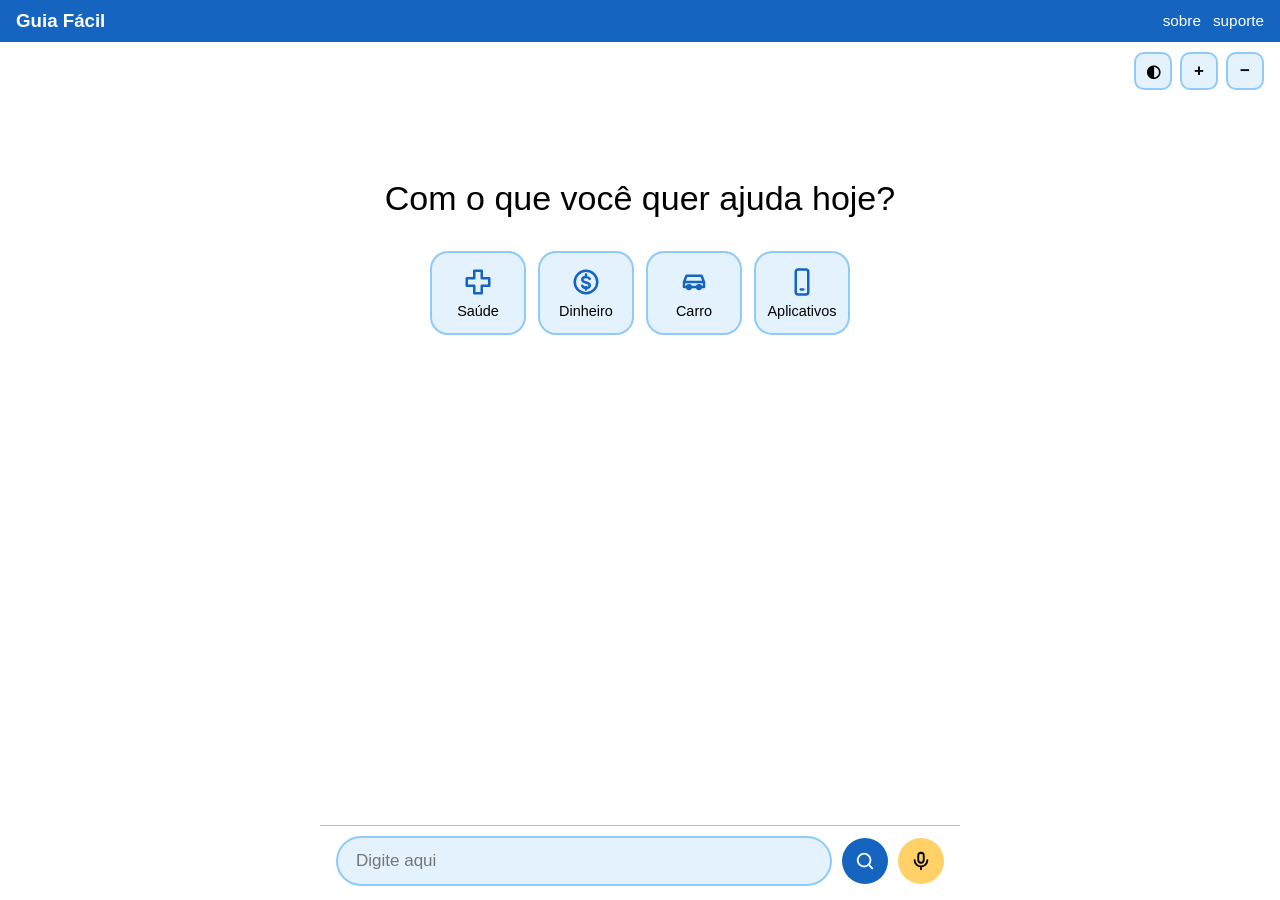
<file: index.html>
<!DOCTYPE html>
<html lang="pt-BR">
<head>
  <meta charset="utf-8">
  <meta name="viewport" content="width=device-width, initial-scale=1">
  <title>Guia Fácil</title>
  <link rel="stylesheet" href="style.css">
</head>
<body>

  <header class="topo">
    <strong>Guia Fácil</strong>
    <a href="#">sobre</a>
    <a href="#">suporte</a>
  </header>

  <div class="ferramentas">
    <button id="btn-contraste" aria-label="Modo escuro">◐</button>
    <button id="btn-aumentar" aria-label="Aumentar letra">+</button>
    <button id="btn-diminuir" aria-label="Diminuir letra">−</button>
  </div>

  <main>

    <section id="tela-home" class="tela ativa">
      <h1>Com o que você quer ajuda hoje?</h1>
      <div id="categorias" class="categorias"></div>
      <ul id="perguntas" class="perguntas"></ul>
    </section>

    <section id="tela-chat" class="tela">
      <button id="btn-voltar" class="voltar">← Voltar ao início</button>
      <div id="conversa"></div>
    </section>

  </main>

  <div class="barra">
    <input id="busca" type="text" placeholder="Digite aqui" aria-label="Digite aqui">
<!-- aria label é p leitor -->
    <button id="btn-buscar" aria-label="Buscar">
      <svg viewBox="0 0 24 24"><circle cx="11" cy="11" r="7"/><path d="M20 20l-4-4"/></svg>
    </button>

    <button class="mic" aria-label="Microfone">
      <svg viewBox="0 0 24 24"><rect x="9" y="3" width="6" height="11" rx="3"/><path d="M5 11a7 7 0 0014 0M12 18v3"/></svg>
    </button>
  </div>

  <script src="script.js"></script>
</body>
</html>
</file>
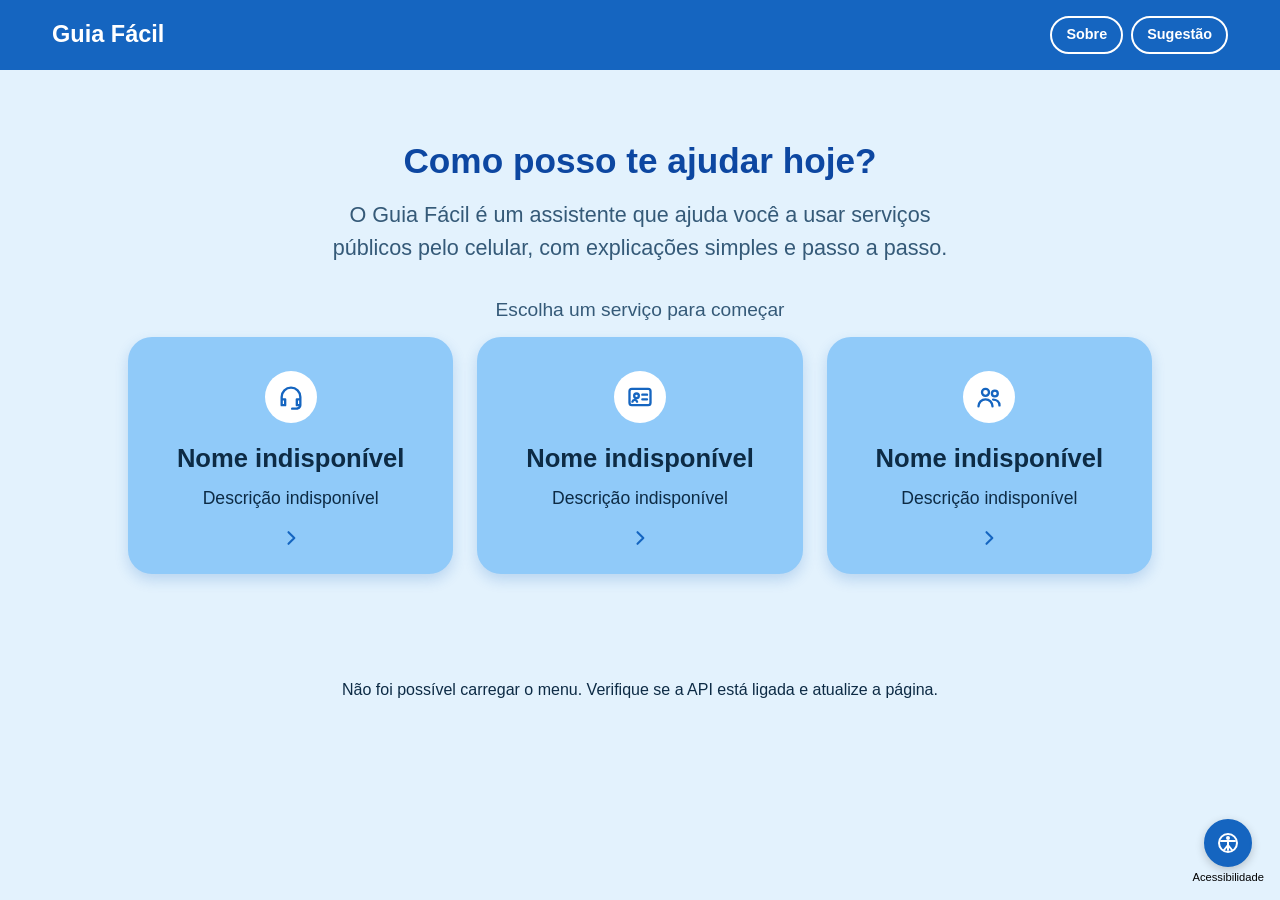
<file: frontend/index.html>
<!DOCTYPE html>
<html lang="pt-BR">
<head>
  <meta charset="utf-8">
  <meta name="viewport" content="width=device-width, initial-scale=1">
  <title>Guia Fácil</title>
  <link href="https://cdn.jsdelivr.net/npm/bootstrap@5.3.3/dist/css/bootstrap.min.css" rel="stylesheet">
  <link rel="stylesheet" href="css/style.css?v=74">
  <link rel="stylesheet" href="css/global.css?v=61">
  <link rel="stylesheet" href="css/accessibility.css?v=72">
  <script src="js/accessibility.js?v=61" defer></script>
</head>
<body>

  <a class="pular" href="#conteudo">Pular para o conteúdo</a>

  <header class="topo navbar">
    <div class="container-fluid d-flex justify-content-between align-items-center">
      <a href="index.html" class="inicio"><strong>Guia Fácil</strong></a>
      <div class="menu-topo">
        <a href="sobre.html" class="sobre">Sobre</a>
        <a href="sugestoes.html" class="sobre">Sugestão</a>
      </div>
    </div>
  </header>

  <main id="conteudo" class="tela container">
    <h1>Como posso te ajudar hoje?</h1>

    <p class="descricao">
    O Guia Fácil é um assistente que ajuda você a usar serviços públicos pelo celular,
    com explicações simples e passo a passo.
    </p>

    <p class="subtitulo text-center">Escolha um serviço para começar</p>

    <div class="servicos">
      <a href="conversa.html#atende" class="cartao card text-decoration-none">
        <span class="icone" aria-hidden="true">
          <svg aria-hidden="true" viewBox="0 0 24 24"><path d="M4 14v-2a8 8 0 0116 0v2M4 14h3v5H4zM17 14h3v5h-3zM20 19c0 2-2 3-5 3h-2"/></svg>
        </span>
        <span class="texto">
          <strong id="nome-atende">Carregando...</strong>
          <small id="descricao-atende">Carregando...</small>
        </span>
        <span class="sem-leitura" aria-hidden="true"><svg class="seta" viewBox="0 0 24 24"><path d="M9 5l7 7-7 7"/></svg></span>
      </a>

      <a href="conversa.html#meu-inss" class="cartao card text-decoration-none">
        <span class="icone" aria-hidden="true">
          <svg aria-hidden="true" viewBox="0 0 24 24"><rect x="3" y="5" width="18" height="14" rx="2"/><circle cx="9" cy="11" r="2"/><path d="M5.5 16c.5-2 3.5-2 4 0M14 10h4M14 14h4"/></svg>
        </span>
        <span class="texto">
          <strong id="nome-inss">Carregando...</strong>
          <small id="descricao-inss">Carregando...</small>
        </span>
        <span class="sem-leitura" aria-hidden="true"><svg class="seta" viewBox="0 0 24 24"><path d="M9 5l7 7-7 7"/></svg></span>
      </a>

      <a href="conversa.html#cadunico" class="cartao card text-decoration-none">
        <span class="icone" aria-hidden="true">
          <svg aria-hidden="true" viewBox="0 0 24 24"><circle cx="9" cy="8" r="3"/><circle cx="17" cy="9" r="2.5"/><path d="M3 20c0-3.5 2.7-6 6-6s6 2.5 6 6M15.5 14.2c3 0 5.5 2 5.5 5"/></svg>
        </span>
        <span class="texto">
          <strong id="nome-cadunico">Carregando...</strong>
          <small id="descricao-cadunico">Carregando...</small>
        </span>
        <span class="sem-leitura" aria-hidden="true"><svg class="seta" viewBox="0 0 24 24"><path d="M9 5l7 7-7 7"/></svg></span>
      </a>
    </div>
  </main>

  <p id="preferences-status" class="preferences-status" role="status"></p>
  <p id="erro-menu" role="status" style="text-align: center;"></p>

  <div vw class="enabled">
    <div class="accessibility-widget">
      <div id="accessibility-options" class="accessibility-options" hidden>
        <div class="accessibility-item">
          <button type="button" data-action="decrease-font">
            <span class="bola" aria-hidden="true"><svg viewBox="0 0 24 24"><path d="M3 19l5-13 5 13M5 14h6M17 9h5"/></svg></span>
            Diminuir letra
          </button>
        </div>
        <div class="accessibility-item">
          <button type="button" data-action="increase-font">
            <span class="bola" aria-hidden="true"><svg viewBox="0 0 24 24"><path d="M3 19l5-13 5 13M5 14h6M19.5 6.5v5M17 9h5"/></svg></span>
            Aumentar letra
          </button>
        </div>
        <div class="accessibility-item">
          <button type="button" data-action="toggle-theme">
            <span class="bola" aria-hidden="true"><svg viewBox="0 0 24 24"><path d="M20 14.5A8 8 0 019.5 4a8 8 0 1010.5 10.5z"/></svg></span>
            <span id="theme-description">Ativar modo escuro</span>
          </button>
        </div>
        <div class="accessibility-item">
          <button type="button" data-action="open-libras">
            <span class="bola" aria-hidden="true"><svg viewBox="0 0 32 26"><path d="M4 16V9a1.3 1.3 0 0 1 2.6 0v4V6a1.3 1.3 0 0 1 2.6 0v7V7.5a1.3 1.3 0 0 1 2.6 0V13V10a1.3 1.3 0 0 1 2.6 0v7a5 5 0 0 1-5 5h-.6a5 5 0 0 1-4.3-2.5l-1.2-2A1.3 1.3 0 0 1 4 16z"/><path d="M4 16V9a1.3 1.3 0 0 1 2.6 0v4V6a1.3 1.3 0 0 1 2.6 0v7V7.5a1.3 1.3 0 0 1 2.6 0V13V10a1.3 1.3 0 0 1 2.6 0v7a5 5 0 0 1-5 5h-.6a5 5 0 0 1-4.3-2.5l-1.2-2A1.3 1.3 0 0 1 4 16z" transform="translate(32 0) scale(-1 1)"/></svg></span>
            Traduzir para Libras
          </button>
        </div>
      </div>
      <button type="button" class="accessibility-toggle" data-action="toggle-accessibility" aria-expanded="false" aria-controls="accessibility-options">
        <span class="bola" aria-hidden="true"><svg viewBox="0 0 24 24"><circle cx="12" cy="12" r="9"/><circle cx="12" cy="7" r="1"/><path d="M5 10h14M12 10v9m0-5-4 5m4-5 4 5"/></svg></span>
        <span>Acessibilidade</span>
      </button>
    </div>
    <div vw-access-button class="active"></div>
    <div vw-plugin-wrapper aria-hidden="true">
      <div class="vw-plugin-top-wrapper"></div>
    </div>
  </div>
  <script src="https://vlibras.gov.br/app/vlibras-plugin.js"></script>
  <script>
    new window.VLibras.Widget('https://vlibras.gov.br/app');
  </script>

  <script src="js/menu.js?v=64"></script>
  <script src="https://cdn.jsdelivr.net/npm/bootstrap@5.3.3/dist/js/bootstrap.bundle.min.js"></script>

</body>
</html>
</file>
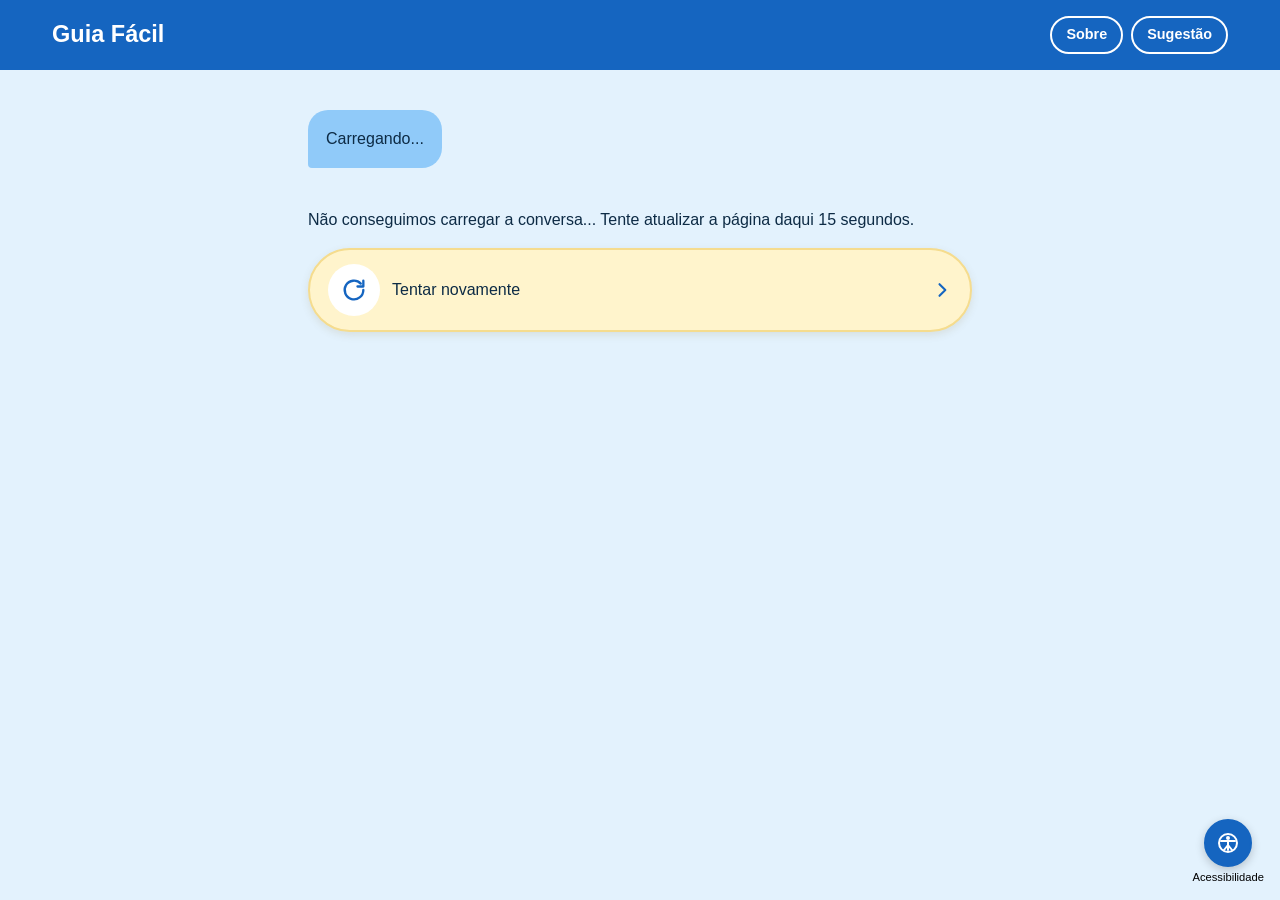
<file: frontend/conversa.html>
<!DOCTYPE html>
<html lang="pt-BR">
<head>
  <meta charset="utf-8">
  <meta name="viewport" content="width=device-width, initial-scale=1">
  <title>Guia Fácil - Conversa</title>
  <link href="https://cdn.jsdelivr.net/npm/bootstrap@5.3.3/dist/css/bootstrap.min.css" rel="stylesheet">
  <link rel="stylesheet" href="css/style.css?v=74">
  <link rel="stylesheet" href="css/global.css?v=61">
  <link rel="stylesheet" href="css/accessibility.css?v=72">
  <script src="js/accessibility.js?v=61" defer></script>
  <link rel="stylesheet" href="css/chatbot.css?v=67">
  <script src="js/chatbot-media.js?v=63" defer></script>
  <script src="js/chatbot.js?v=75" defer></script>

</head>
<body>

  <a class="pular" href="#chatbot">Pular para o conteúdo</a>

  <header class="topo navbar">
    <div class="container-fluid d-flex justify-content-between align-items-center">
      <a href="index.html" class="inicio"><strong>Guia Fácil</strong></a>
      <div class="menu-topo">
        <a href="sobre.html" class="sobre">Sobre</a>
        <a href="sugestoes.html" class="sobre">Sugestão</a>
      </div>
    </div>
  </header>

  <main class="tela container" id="chatbot" data-service="atende">
    <div id="chatbot-aviso" class="balao aviso" hidden>
      <span class="icone" aria-hidden="true"><svg aria-hidden="true" viewBox="0 0 24 24"><path d="M12 3l10 18H2z"/><path d="M12 10v5M12 18v.01"/></svg></span>
      <span>Sua mensagem vai para a equipe do Guia Fácil. Não há resposta na hora.</span>
    </div>
    <div id="chatbot-message" tabindex="-1" aria-live="polite">
      <div class="balao">Carregando...</div>
    </div>
    <div id="chatbot-media"></div>

    <form id="chatbot-form" hidden>
      <div id="score-field" hidden>
        <p id="chatbot-score-aviso" role="status" hidden></p>
        <div id="chatbot-score-stars" role="group" aria-label="Sua nota para o tutorial">
          <span id="chatbot-score-value" aria-live="polite">0%</span>
          <span>
            <button type="button" data-score="1" aria-pressed="false" aria-label="1 estrela"><span aria-hidden="true">☆</span></button>
            <button type="button" data-score="2" aria-pressed="false" aria-label="2 estrelas"><span aria-hidden="true">☆</span></button>
            <button type="button" data-score="3" aria-pressed="false" aria-label="3 estrelas"><span aria-hidden="true">☆</span></button>
            <button type="button" data-score="4" aria-pressed="false" aria-label="4 estrelas"><span aria-hidden="true">☆</span></button>
            <button type="button" data-score="5" aria-pressed="false" aria-label="5 estrelas"><span aria-hidden="true">☆</span></button>
          </span>
        </div>
      </div>
      <div id="comment-field" hidden>
        <label id="rotulo-comentario" for="chatbot-comment">Sua mensagem</label>
        <textarea id="chatbot-comment" class="caixa-texto" maxlength="2000"></textarea>
        <p class="contador" id="chatbot-counter">0 / 2000 caracteres</p>
      </div>
    </form>

    <div id="chatbot-options"></div>
    <p id="chatbot-status" role="status" aria-live="polite"></p>
    <button type="button" id="chatbot-retry" class="opcao" hidden>Tentar novamente</button>
  </main>

  <div id="confirmacao" class="modal">
    <div class="modal-caixa">
      <div class="modal-icone" id="icone-sugestao" hidden>
        <svg aria-hidden="true" viewBox="0 0 24 24"><path d="M9 18h6M10 21h4"/><path d="M12 3a6 6 0 0 0-3 11c.6.8 1 1.5 1 2h4c0-.5.4-1.2 1-2a6 6 0 0 0-3-11z"/></svg>
      </div>
      <div class="modal-icone" id="icone-reclamacao" hidden>
        <svg aria-hidden="true" viewBox="0 0 24 24"><circle cx="12" cy="12" r="9"/><path d="M12 8v5M12 16.5v.01"/></svg>
      </div>
      <div class="modal-icone" id="icone-elogio" hidden>
        <svg aria-hidden="true" viewBox="0 0 24 24"><path d="M12 20s-7-4.4-7-9a4 4 0 0 1 7-2 4 4 0 0 1 7 2c0 4.6-7 9-7 9z"/></svg>
      </div>
      <div class="modal-icone" id="icone-avaliacao" hidden>
        <svg aria-hidden="true" viewBox="0 0 24 24"><path d="M12 3.5l2.4 5 5.5.8-4 3.9.9 5.5L12 16.2 7.2 18.7l.9-5.5-4-3.9 5.5-.8z"/></svg>
      </div>
      <h2 id="confirmacao-titulo">Deseja enviar?</h2>
      <p id="confirmacao-texto">Você poderá voltar e alterar o texto antes de enviar.</p>
      <button type="button" id="confirmar-voltar" class="botao secundario">Voltar e editar</button>
      <button type="button" id="confirmar-enviar" class="opcao">Sim, enviar</button>
    </div>
  </div>

  <p id="preferences-status" class="preferences-status" role="status"></p>

<div vw class="enabled">
  <div class="accessibility-widget">
    <div id="accessibility-options" class="accessibility-options" hidden>
      <div class="accessibility-item">
        <button type="button" data-action="decrease-font"><span class="bola" aria-hidden="true"><svg viewBox="0 0 24 24"><path d="M3 19l5-13 5 13M5 14h6M17 9h5"/></svg></span>Diminuir letra</button>
      </div>
      <div class="accessibility-item">
        <button type="button" data-action="increase-font"><span class="bola" aria-hidden="true"><svg viewBox="0 0 24 24"><path d="M3 19l5-13 5 13M5 14h6M19.5 6.5v5M17 9h5"/></svg></span>Aumentar letra</button>
      </div>
      <div class="accessibility-item">
        <button type="button" data-action="toggle-theme"><span class="bola" aria-hidden="true"><svg viewBox="0 0 24 24"><path d="M20 14.5A8 8 0 019.5 4a8 8 0 1010.5 10.5z"/></svg></span><span id="theme-description">Ativar modo escuro</span></button>
      </div>
      <div class="accessibility-item">
        <button type="button" class="libras-option" data-action="open-libras"><span class="bola" aria-hidden="true"><svg viewBox="0 0 32 26"><path d="M4 16V9a1.3 1.3 0 0 1 2.6 0v4V6a1.3 1.3 0 0 1 2.6 0v7V7.5a1.3 1.3 0 0 1 2.6 0V13V10a1.3 1.3 0 0 1 2.6 0v7a5 5 0 0 1-5 5h-.6a5 5 0 0 1-4.3-2.5l-1.2-2A1.3 1.3 0 0 1 4 16z"/><path d="M4 16V9a1.3 1.3 0 0 1 2.6 0v4V6a1.3 1.3 0 0 1 2.6 0v7V7.5a1.3 1.3 0 0 1 2.6 0V13V10a1.3 1.3 0 0 1 2.6 0v7a5 5 0 0 1-5 5h-.6a5 5 0 0 1-4.3-2.5l-1.2-2A1.3 1.3 0 0 1 4 16z" transform="translate(32 0) scale(-1 1)"/></svg></span>Traduzir para Libras</button>
      </div>
    </div>
    <button type="button" class="accessibility-toggle" data-action="toggle-accessibility" aria-expanded="false" aria-controls="accessibility-options">
      <span class="bola" aria-hidden="true"><svg viewBox="0 0 24 24"><circle cx="12" cy="12" r="9"/><circle cx="12" cy="7" r="1"/><path d="M5 10h14M12 10v9m0-5-4 5m4-5 4 5"/></svg></span>
      <span>Acessibilidade</span>
    </button>
  </div>
    <div vw-access-button class="active" style="display: none !important;"></div>
    <div vw-plugin-wrapper aria-hidden="true">
    <div class="vw-plugin-top-wrapper"></div>
  </div>
  </div>
<script src="https://vlibras.gov.br/app/vlibras-plugin.js"></script>
<script>
  new window.VLibras.Widget('https://vlibras.gov.br/app');
</script>
  <script src="https://cdn.jsdelivr.net/npm/bootstrap@5.3.3/dist/js/bootstrap.bundle.min.js"></script>

</body>
</html>
</file>
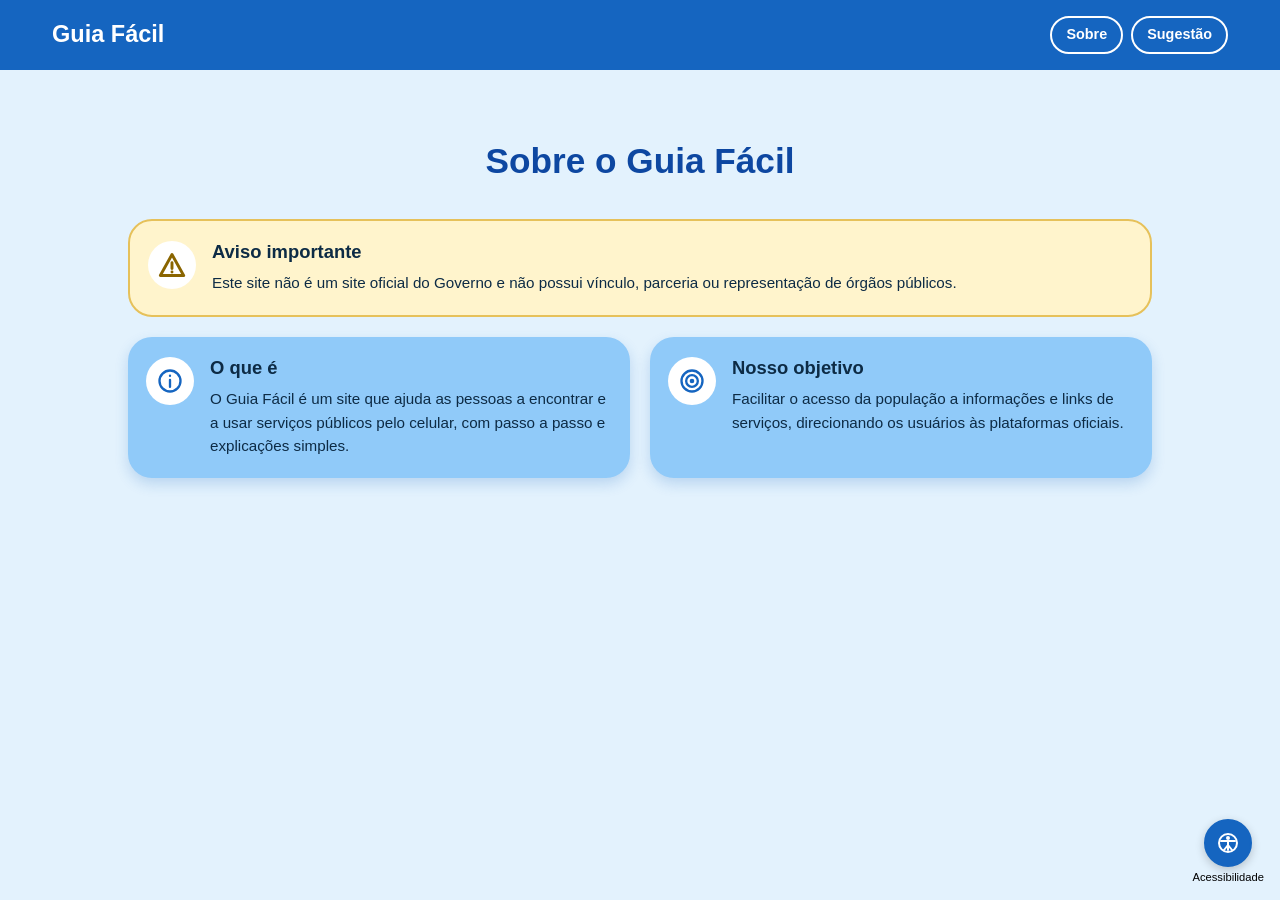
<file: frontend/sobre.html>
<!DOCTYPE html>
<html lang="pt-BR">
<head>
  <meta charset="utf-8">
  <meta name="viewport" content="width=device-width, initial-scale=1">
  <title>Guia Fácil - Sobre</title>
  <link href="https://cdn.jsdelivr.net/npm/bootstrap@5.3.3/dist/css/bootstrap.min.css" rel="stylesheet">
  <link rel="stylesheet" href="css/style.css?v=74">
  <link rel="stylesheet" href="css/global.css?v=61">
  <link rel="stylesheet" href="css/accessibility.css?v=72">
  <script src="js/accessibility.js?v=61" defer></script>
</head>
<body>

  <a class="pular" href="#conteudo">Pular para o conteúdo</a>

  <header class="topo navbar">
    <div class="container-fluid d-flex justify-content-between align-items-center">
      <a href="index.html" class="inicio"><strong>Guia Fácil</strong></a>
      <div class="menu-topo">
        <a href="sobre.html" class="sobre">Sobre</a>
        <a href="sugestoes.html" class="sobre">Sugestão</a>
      </div>
    </div>
  </header>

  <main id="conteudo" class="tela container">
    <h1>Sobre o Guia Fácil</h1>

    <section class="info aviso card">
      <span class="icone" aria-hidden="true">
        <svg aria-hidden="true" viewBox="0 0 24 24"><path d="M12 3l10 18H2z"/><path d="M12 10v5M12 18v.01"/></svg>
      </span>
      <div>
        <h2>Aviso importante</h2>
        <p>
          Este site não é um site oficial do Governo e não possui vínculo, parceria
          ou representação de órgãos públicos.
        </p>
      </div>
    </section>

    <section class="info card">
      <span class="icone" aria-hidden="true">
        <svg aria-hidden="true" viewBox="0 0 24 24"><circle cx="12" cy="12" r="9"/><path d="M12 11v6M12 7.5v.01"/></svg>
      </span>
      <div>
        <h2>O que é</h2>
        <p>
          O Guia Fácil é um site que ajuda as pessoas a encontrar e a usar serviços
          públicos pelo celular, com passo a passo e explicações simples.
        </p>
      </div>
    </section>

    <section class="info card">
      <span class="icone" aria-hidden="true">
        <svg aria-hidden="true" viewBox="0 0 24 24"><circle cx="12" cy="12" r="9"/><circle cx="12" cy="12" r="5"/><circle cx="12" cy="12" r="1"/></svg>
      </span>
      <div>
        <h2>Nosso objetivo</h2>
        <p>
          Facilitar o acesso da população a informações e links de serviços,
          direcionando os usuários às plataformas oficiais.
        </p>
      </div>
    </section>
  </main>

  <p id="preferences-status" class="preferences-status" role="status"></p>

<div vw class="enabled">
  <div class="accessibility-widget">
    <div id="accessibility-options" class="accessibility-options" hidden>
      <div class="accessibility-item">
        <button type="button" data-action="decrease-font"><span class="bola" aria-hidden="true"><svg viewBox="0 0 24 24"><path d="M3 19l5-13 5 13M5 14h6M17 9h5"/></svg></span>Diminuir letra</button>
      </div>
      <div class="accessibility-item">
        <button type="button" data-action="increase-font"><span class="bola" aria-hidden="true"><svg viewBox="0 0 24 24"><path d="M3 19l5-13 5 13M5 14h6M19.5 6.5v5M17 9h5"/></svg></span>Aumentar letra</button>
      </div>
      <div class="accessibility-item">
        <button type="button" data-action="toggle-theme"><span class="bola" aria-hidden="true"><svg viewBox="0 0 24 24"><path d="M20 14.5A8 8 0 019.5 4a8 8 0 1010.5 10.5z"/></svg></span><span id="theme-description">Ativar modo escuro</span></button>
      </div>
      <div class="accessibility-item">
        <button type="button" class="libras-option" data-action="open-libras"><span class="bola" aria-hidden="true"><svg viewBox="0 0 32 26"><path d="M4 16V9a1.3 1.3 0 0 1 2.6 0v4V6a1.3 1.3 0 0 1 2.6 0v7V7.5a1.3 1.3 0 0 1 2.6 0V13V10a1.3 1.3 0 0 1 2.6 0v7a5 5 0 0 1-5 5h-.6a5 5 0 0 1-4.3-2.5l-1.2-2A1.3 1.3 0 0 1 4 16z"/><path d="M4 16V9a1.3 1.3 0 0 1 2.6 0v4V6a1.3 1.3 0 0 1 2.6 0v7V7.5a1.3 1.3 0 0 1 2.6 0V13V10a1.3 1.3 0 0 1 2.6 0v7a5 5 0 0 1-5 5h-.6a5 5 0 0 1-4.3-2.5l-1.2-2A1.3 1.3 0 0 1 4 16z" transform="translate(32 0) scale(-1 1)"/></svg></span>Traduzir para Libras</button>
      </div>
    </div>
    <button type="button" class="accessibility-toggle" data-action="toggle-accessibility" aria-expanded="false" aria-controls="accessibility-options">
      <span class="bola" aria-hidden="true"><svg viewBox="0 0 24 24"><circle cx="12" cy="12" r="9"/><circle cx="12" cy="7" r="1"/><path d="M5 10h14M12 10v9m0-5-4 5m4-5 4 5"/></svg></span>
      <span>Acessibilidade</span>
    </button>
  </div>
    <div vw-access-button class="active" style="display: none !important;"></div>
    <div vw-plugin-wrapper aria-hidden="true">
    <div class="vw-plugin-top-wrapper"></div>
  </div>
  </div>
<script src="https://vlibras.gov.br/app/vlibras-plugin.js"></script>
<script>
  new window.VLibras.Widget('https://vlibras.gov.br/app');
</script>
  <script src="https://cdn.jsdelivr.net/npm/bootstrap@5.3.3/dist/js/bootstrap.bundle.min.js"></script>

</body>
</html>
</file>
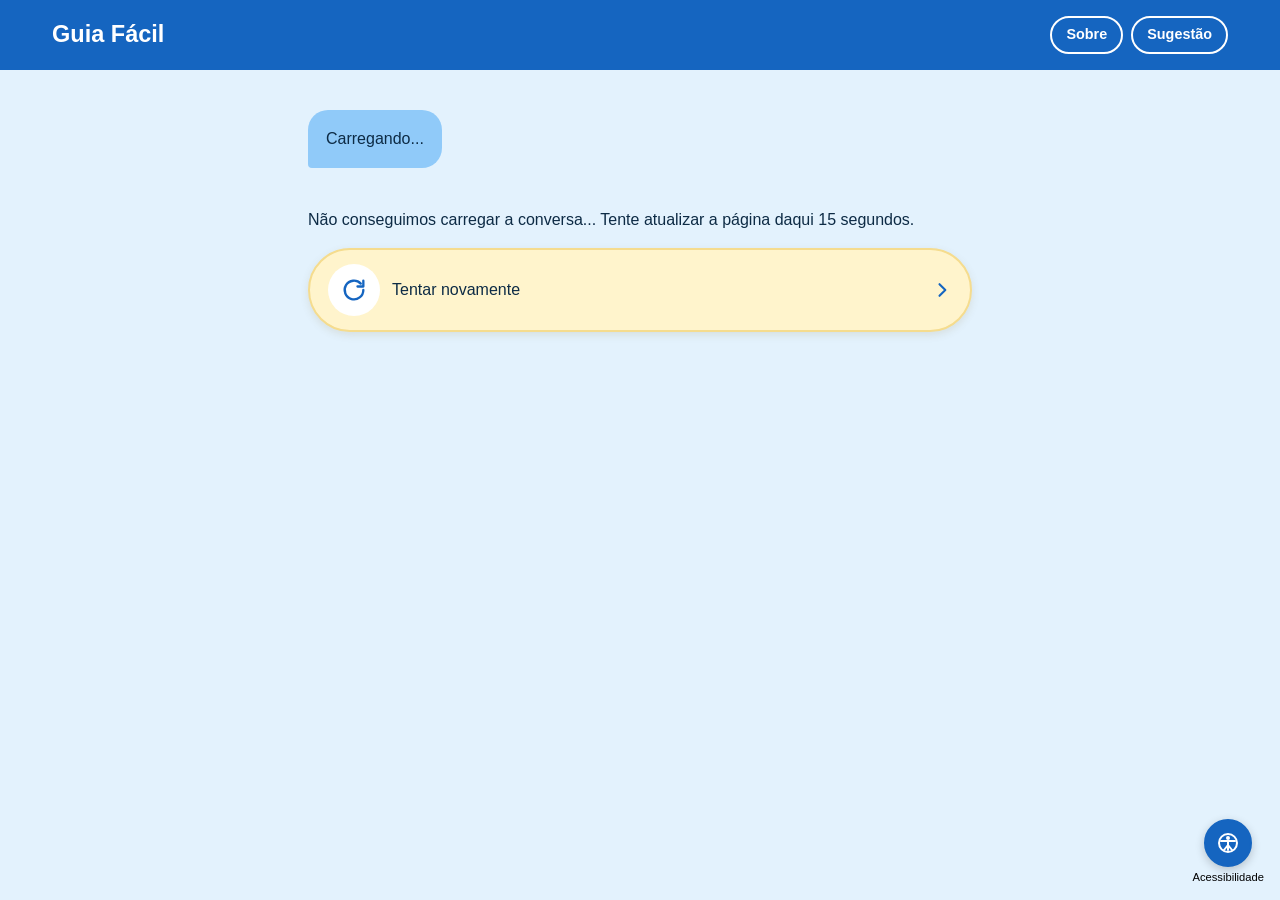
<file: frontend/sugestoes.html>
<!DOCTYPE html>
<html lang="pt-BR">
<head>
  <meta charset="utf-8">
  <meta name="viewport" content="width=device-width, initial-scale=1">
  <title>Guia Fácil - Sugestões </title>
  <link href="https://cdn.jsdelivr.net/npm/bootstrap@5.3.3/dist/css/bootstrap.min.css" rel="stylesheet">
  <link rel="stylesheet" href="css/global.css?v=61">
  <link rel="stylesheet" href="css/style.css?v=74">
  <link rel="stylesheet" href="css/accessibility.css?v=72">
  <script src="js/accessibility.js?v=61" defer></script>
  <link rel="stylesheet" href="css/chatbot.css?v=67">
  <script src="js/chatbot-media.js?v=63" defer></script>
  <script src="js/chatbot.js?v=75" defer></script>
</head>
<body>

  <a class="pular" href="#chatbot">Pular para o conteúdo</a>

  <header class="topo navbar">
    <div class="container-fluid d-flex justify-content-between align-items-center">
      <a href="index.html" class="inicio"><strong>Guia Fácil</strong></a>
      <div class="menu-topo">
        <a href="sobre.html" class="sobre">Sobre</a>
        <a href="sugestoes.html" class="sobre">Sugestão</a>
      </div>
    </div>
  </header>

  <main class="tela container" id="chatbot" data-service="feedback">
    <div id="chatbot-aviso" class="balao aviso" hidden>
      <span class="icone" aria-hidden="true"><svg aria-hidden="true" viewBox="0 0 24 24"><path d="M12 3l10 18H2z"/><path d="M12 10v5M12 18v.01"/></svg></span>
      <span>Sua mensagem vai para a equipe do Guia Fácil. Não há resposta na hora.</span>
    </div>
    <div id="chatbot-message" tabindex="-1" aria-live="polite">
      <div class="balao">Carregando...</div>
    </div>
    <div id="chatbot-media"></div>

    <form id="chatbot-form" hidden>
      <div id="score-field" hidden>
        <p id="chatbot-score-aviso" role="status" hidden></p>
        <div id="chatbot-score-stars" role="group" aria-label="Sua nota para o tutorial">
          <span id="chatbot-score-value" aria-live="polite">0%</span>
          <span>
            <button type="button" data-score="1" aria-pressed="false" aria-label="1 estrela"><span aria-hidden="true">☆</span></button>
            <button type="button" data-score="2" aria-pressed="false" aria-label="2 estrelas"><span aria-hidden="true">☆</span></button>
            <button type="button" data-score="3" aria-pressed="false" aria-label="3 estrelas"><span aria-hidden="true">☆</span></button>
            <button type="button" data-score="4" aria-pressed="false" aria-label="4 estrelas"><span aria-hidden="true">☆</span></button>
            <button type="button" data-score="5" aria-pressed="false" aria-label="5 estrelas"><span aria-hidden="true">☆</span></button>
          </span>
        </div>
      </div>
      <div id="comment-field" hidden>
        <label id="rotulo-comentario" for="chatbot-comment">Sua mensagem</label>
        <textarea id="chatbot-comment" class="caixa-texto" maxlength="2000"></textarea>
        <p class="contador" id="chatbot-counter">0 / 2000 caracteres</p>
      </div>
    </form>

    <div id="chatbot-options"></div>
    <p id="chatbot-status" role="status" aria-live="polite"></p>
    <button type="button" id="chatbot-retry" class="opcao" hidden>Tentar novamente</button>
  </main>

  <div id="confirmacao" class="modal">
    <div class="modal-caixa">
      <div class="modal-icone" id="icone-sugestao" hidden>
        <svg aria-hidden="true" viewBox="0 0 24 24"><path d="M9 18h6M10 21h4"/><path d="M12 3a6 6 0 0 0-3 11c.6.8 1 1.5 1 2h4c0-.5.4-1.2 1-2a6 6 0 0 0-3-11z"/></svg>
      </div>
      <div class="modal-icone" id="icone-reclamacao" hidden>
        <svg aria-hidden="true" viewBox="0 0 24 24"><circle cx="12" cy="12" r="9"/><path d="M12 8v5M12 16.5v.01"/></svg>
      </div>
      <div class="modal-icone" id="icone-elogio" hidden>
        <svg aria-hidden="true" viewBox="0 0 24 24"><path d="M12 20s-7-4.4-7-9a4 4 0 0 1 7-2 4 4 0 0 1 7 2c0 4.6-7 9-7 9z"/></svg>
      </div>
      <div class="modal-icone" id="icone-avaliacao" hidden>
        <svg aria-hidden="true" viewBox="0 0 24 24"><path d="M12 3.5l2.4 5 5.5.8-4 3.9.9 5.5L12 16.2 7.2 18.7l.9-5.5-4-3.9 5.5-.8z"/></svg>
      </div>
      <h2 id="confirmacao-titulo">Deseja enviar?</h2>
      <p id="confirmacao-texto">Você poderá voltar e alterar o texto antes de enviar.</p>
      <button type="button" id="confirmar-voltar" class="botao secundario">Voltar e editar</button>
      <button type="button" id="confirmar-enviar" class="opcao">Sim, enviar</button>
    </div>
  </div>

  <p id="preferences-status" class="preferences-status" role="status"></p>

<div vw class="enabled">
  <div class="accessibility-widget">
    <div id="accessibility-options" class="accessibility-options" hidden>
      <div class="accessibility-item">
        <button type="button" data-action="decrease-font"><span class="bola" aria-hidden="true"><svg viewBox="0 0 24 24"><path d="M3 19l5-13 5 13M5 14h6M17 9h5"/></svg></span>Diminuir letra</button>
      </div>
      <div class="accessibility-item">
        <button type="button" data-action="increase-font"><span class="bola" aria-hidden="true"><svg viewBox="0 0 24 24"><path d="M3 19l5-13 5 13M5 14h6M19.5 6.5v5M17 9h5"/></svg></span>Aumentar letra</button>
      </div>
      <div class="accessibility-item">
        <button type="button" data-action="toggle-theme"><span class="bola" aria-hidden="true"><svg viewBox="0 0 24 24"><path d="M20 14.5A8 8 0 019.5 4a8 8 0 1010.5 10.5z"/></svg></span><span id="theme-description">Ativar modo escuro</span></button>
      </div>
      <div class="accessibility-item">
        <button type="button" class="libras-option" data-action="open-libras"><span class="bola" aria-hidden="true"><svg viewBox="0 0 32 26"><path d="M4 16V9a1.3 1.3 0 0 1 2.6 0v4V6a1.3 1.3 0 0 1 2.6 0v7V7.5a1.3 1.3 0 0 1 2.6 0V13V10a1.3 1.3 0 0 1 2.6 0v7a5 5 0 0 1-5 5h-.6a5 5 0 0 1-4.3-2.5l-1.2-2A1.3 1.3 0 0 1 4 16z"/><path d="M4 16V9a1.3 1.3 0 0 1 2.6 0v4V6a1.3 1.3 0 0 1 2.6 0v7V7.5a1.3 1.3 0 0 1 2.6 0V13V10a1.3 1.3 0 0 1 2.6 0v7a5 5 0 0 1-5 5h-.6a5 5 0 0 1-4.3-2.5l-1.2-2A1.3 1.3 0 0 1 4 16z" transform="translate(32 0) scale(-1 1)"/></svg></span>Traduzir para Libras</button>
      </div>
    </div>
    <button type="button" class="accessibility-toggle" data-action="toggle-accessibility" aria-expanded="false" aria-controls="accessibility-options">
      <span class="bola" aria-hidden="true"><svg viewBox="0 0 24 24"><circle cx="12" cy="12" r="9"/><circle cx="12" cy="7" r="1"/><path d="M5 10h14M12 10v9m0-5-4 5m4-5 4 5"/></svg></span>
      <span>Acessibilidade</span>
    </button>
  </div>
    <div vw-access-button class="active" style="display: none !important;"></div>
    <div vw-plugin-wrapper aria-hidden="true">
    <div class="vw-plugin-top-wrapper"></div>
  </div>
  </div>
<script src="https://vlibras.gov.br/app/vlibras-plugin.js"></script>
<script>
  new window.VLibras.Widget('https://vlibras.gov.br/app');
</script>
  <script src="https://cdn.jsdelivr.net/npm/bootstrap@5.3.3/dist/js/bootstrap.bundle.min.js"></script>

</body>
</html>
</file>
<file: style.css>
/* cores p nao esquecer//azul escuro: #1565c0 azul claro: #90caf9 fundo azul: #e3f2fd verde: #4db6ac amarelo: #ffd166 */

* {
  box-sizing: border-box;
}

html,
body {
  height: 100%;
  margin: 0;
}

body {
  display: flex;
  flex-direction: column;
  background: white;
  color: black;
  font-family: Verdana, Geneva, Tahoma, sans-serif;
  font-size: 17px;
}

button {
  font: inherit;
  color: inherit;
  cursor: pointer;
}

button:focus-visible,
input:focus-visible {
  outline: 3px solid #4db6ac;
  outline-offset: 2px;
}

.topo {
  display: flex;
  align-items: center;
  gap: 12px;
  padding: 10px 16px;
  background: #1565c0;
  color: white;
}

.topo strong {
  margin-right: auto;
  font-size: 1.1em;
}

.topo a {
  color: white;
  font-size: 0.9em;
  text-decoration: none;
}

.topo a:hover {
  text-decoration: underline;
}

/* botão + e - */
.ferramentas {
  display: flex;
  justify-content: flex-end;
  gap: 8px;
  padding: 10px 16px 0;
}

.ferramentas button {
  width: 38px;
  height: 38px;
  border: 2px solid #90caf9;
  border-radius: 10px;
  background: #e3f2fd;
  font-weight: bold;
}

main {
  flex: 1;
  width: 100%;
  max-width: 640px;
  margin: 0 auto;
  padding: 16px;
  overflow-y: auto;
}

.tela {
  display: none;
}

.tela.ativa {
  display: block;
}

h1 {
  margin: 8vh 0 28px;
  font-size: 2em;
  font-weight: normal;
  line-height: 1.2;
  text-align: center;
}

/* categorias (saude dinheiro etc) */
.categorias {
  display: flex;
  gap: 12px;
  padding: 4px 2px 10px;
  overflow-x: auto;
  justify-content: center;
}

.categoria {
  flex: 0 0 96px;
  display: flex;
  flex-direction: column;
  align-items: center;
  gap: 6px;
  padding: 14px 6px;
  border: 2px solid #90caf9;
  border-radius: 18px;
  background: #e3f2fd;
  font-size: 0.85em;
}

.categoria svg {
  width: 30px;
  height: 30px;
  fill: none;
  stroke: #1565c0;
  stroke-width: 2;
  stroke-linecap: round;
  stroke-linejoin: round;
}

.categoria[aria-pressed="true"] {
  border-color: #ffd166;
  background: #1565c0;
  color: white;
}

.categoria[aria-pressed="true"] svg {
  stroke: white;
}

/* lista de perguntas */
.perguntas {
  display: none;
  flex-direction: column;
  gap: 10px;
  margin: 14px 0 0;
  padding: 0;
  list-style: none;
}

.perguntas.aberta {
  display: flex;
}

.perguntas button {
  width: 100%;
  padding: 14px 18px;
  border: 2px solid #4db6ac;
  border-radius: 999px;
  background: white;
  text-align: left;
}

.perguntas button:hover {
  background: #4db6ac;
}

/* chat */
.voltar {
  padding: 4px 0 12px;
  border: 0;
  background: none;
  color: #1565c0;
  font-weight: bold;
}

.msg {
  max-width: 82%;
  margin: 0 0 12px;
  padding: 12px 16px;
  border-radius: 20px;
  line-height: 1.35;
}

.msg.bot {
  border: 2px solid #90caf9;
  border-bottom-left-radius: 6px;
  background: #e3f2fd;
}

.msg.eu {
  margin-left: auto;
  border-bottom-right-radius: 6px;
  background: #1565c0;
  color: white;
}

.opcoes {
  display: flex;
  flex-wrap: wrap;
  justify-content: flex-end;
  gap: 10px;
  margin-bottom: 12px;
}

.opcoes button {
  padding: 10px 22px;
  border: 2px solid #4db6ac;
  border-radius: 999px;
  background: white;
}

.opcoes button:hover {
  background: #4db6ac;
}

/* barra de pesquisa */
.barra {
  display: flex;
  align-items: center;
  gap: 10px;
  width: 100%;
  max-width: 640px;
  margin: 0 auto;
  padding: 10px 16px 14px;
  border-top: 1px solid #90caf9;
  background: white;
}

.barra input {
  flex: 1;
  min-width: 0;
  padding: 13px 18px;
  border: 2px solid #90caf9;
  border-radius: 999px;
  background: #e3f2fd;
  font: inherit;
}

.barra button {
  flex: none;
  display: grid;
  place-items: center;
  width: 46px;
  height: 46px;
  border: 0;
  border-radius: 50%;
  background: #1565c0;
  color: white;
}

.barra button.mic {
  background: #ffd166;
  color: black;
}

.barra svg {
  width: 22px;
  height: 22px;
  fill: none;
  stroke: currentColor;
  stroke-width: 2;
  stroke-linecap: round;
  stroke-linejoin: round;
}

/* modo escuro (classe "escuro" no body qnd o botao do contraste é clicado) */
body.escuro {
  background: #0d1b2a;
  color: white;
}

body.escuro .ferramentas button,
body.escuro .categoria,
body.escuro .msg.bot,
body.escuro .barra input {
  border-color: #1565c0;
  background: #12283f;
  color: white;
}

body.escuro .categoria svg {
  stroke: #90caf9;
}

body.escuro .categoria[aria-pressed="true"] {
  border-color: #ffd166;
  background: #1565c0;
}

body.escuro .categoria[aria-pressed="true"] svg {
  stroke: white;
}

body.escuro .perguntas button,
body.escuro .opcoes button {
  background: #0d1b2a;
  color: white;
}

body.escuro .perguntas button:hover,
body.escuro .opcoes button:hover {
  background: #4db6ac;
  color: black;
}

body.escuro .voltar {
  color: #90caf9;
}

body.escuro .barra {
  border-top-color: #1565c0;
  background: #0d1b2a;
}
</file>
<file: frontend/css/style.css>
h1 {
  margin: 24px 0 16px;
  color: #0d47a1;
  font-size: 2.2em;
  font-weight: bold;
  line-height: 1.3;
  text-align: center;
}

.subtitulo {
  margin: 0 0 12px;
  color: #355a78;
  font-size: 1.2em;
  text-align: center;
}

.servicos {
  display: grid;
  grid-template-columns: 1fr;
  gap: 28px;
}

.cartao {
  display: flex;
  flex-direction: row;
  align-items: center;
  gap: 16px;
  padding: 28px 22px;
  border-radius: 24px;
  background: #90caf9;
  box-shadow: 0 6px 14px rgba(21, 101, 192, 0.2);
  color: #0d2b45;
  text-decoration: none;
}

.cartao.card {
  border: 2px solid transparent;
}

.cartao .texto {
  flex: 1;
  min-width: 0;
}

.cartao small {
  display: block;
  font-size: 1.1em;
}

.cartao strong {
  display: block;
  margin-bottom: 8px;
  font-size: 1.6em;
}

.cartao:hover,
.cartao:active {
  border-color: #1565c0;
}

.bloco {
  display: none;
}

.bloco:target {
  display: block;
}

.tela:not(:has(:target)) .bloco.padrao {
  display: block;
}

.etiqueta {
  margin: 0 0 16px;
  color: #1565c0;
  font-size: 0.8em;
  font-weight: bold;
  letter-spacing: 1px;
  text-transform: uppercase;
}

.balao {
  margin-bottom: 24px;
  padding: 18px;
  border-radius: 20px 20px 20px 4px;
  background: #90caf9;
  color: #0d2b45;
  line-height: 1.4;
}

.balao.aviso {
  display: flex;
  align-items: center;
  gap: 12px;
  padding: 14px 16px;
  border: 2px solid #e6c15a;
  background: #fff4cc;
  color: #0d2b45;
}

.balao.aviso .icone {
  width: 38px;
  height: 38px;
}

.balao.aviso .icone svg {
  width: 22px;
  height: 22px;
}

.opcao {
  display: flex;
  align-items: center;
  gap: 12px;
  margin-bottom: 12px;
  padding: 14px 18px;
  border: 2px solid #f5dc8e;
  border-radius: 999px;
  background: #fff4cc;
  box-shadow: 0 3px 8px rgba(120, 90, 0, 0.12);
  color: #0d2b45;
  text-decoration: none;
}

.opcao .texto {
  flex: 1;
  min-width: 0;
}

.opcao.voltar {
  border-style: dashed;
  cursor: pointer;
}

.bloco:has(.modal:target) {
  display: block;
}

.caixa-texto {
  display: block;
  width: 100%;
  min-height: 140px;
  padding: 14px 16px;
  border: 2px solid #90caf9;
  border-radius: 16px;
  background: white;
  color: #0d2b45;
  font: inherit;
  resize: none;
}

.caixa-texto:focus,
.caixa-texto:focus-visible {
  outline: none;
  border-color: #1565c0;
}

.contador {
  margin: 6px 4px 22px;
  color: #355a78;
  font-size: 0.8em;
  text-align: right;
}

.botao {
  display: block;
  margin-bottom: 12px;
  padding: 15px 18px;
  border: 2px solid #f5dc8e;
  border-radius: 999px;
  background: #fff4cc;
  box-shadow: 0 3px 8px rgba(120, 90, 0, 0.12);
  color: #0d2b45;
  font-weight: bold;
  text-align: center;
  text-decoration: none;
}

.botao.secundario {
  border-color: #0d47a1;
  background: #fffaf0;
  box-shadow: none;
}

.modal {
  display: none;
  position: fixed;
  inset: 0;
  z-index: 10;
  align-items: center;
  justify-content: center;
  padding: 24px;
  background: rgba(13, 43, 69, 0.55);
}

.modal:target,
.modal.aberto {
  display: flex;
  z-index: 1100;
}

.modal .botao,
.modal .opcao {
  width: 100%;
  text-align: center;
  justify-content: center;
  font-weight: bold;
}

.modal-caixa {
  width: 100%;
  max-width: 340px;
  padding: 28px 22px 16px;
  border-radius: 24px;
  background: white;
  box-shadow: 0 10px 30px rgba(0, 0, 0, 0.25);
  text-align: center;
}

.modal-icone {
  display: grid;
  place-items: center;
  width: 52px;
  height: 52px;
  margin: 0 auto 14px;
  border-radius: 50%;
  background: #e3f2fd;
}

.modal-icone svg {
  width: 26px;
  height: 26px;
  fill: none;
  stroke: #1565c0;
  stroke-width: 2;
  stroke-linecap: round;
  stroke-linejoin: round;
}

.modal h2 {
  margin: 0 0 10px;
  font-size: 1.2em;
  font-weight: normal;
}

.modal p {
  margin: 0 0 20px;
  color: #355a78;
  font-size: 0.85em;
  line-height: 1.4;
}

.descricao {
  max-width: 40rem;
  margin: 0 auto 32px;
  color: #355a78;
  font-size: 1.35em;
  font-weight: normal;
  line-height: 1.5;
  text-align: center;
}

.info {
  display: flex;
  flex-direction: row;
  align-items: flex-start;
  gap: 16px;
  min-width: 0;
  margin-bottom: 0;
  padding: 20px 18px;
  border-radius: 24px;
  background: #90caf9;
  box-shadow: 0 6px 14px rgba(21, 101, 192, 0.2);
  color: #0d2b45;
}

main.tela:has(> .info) {
  display: grid;
  gap: 20px;
}

.info > div {
  flex: 1;
  min-width: 0;
}

.info.card {
  border: 0;
}

.info .icone {
  width: 48px;
  height: 48px;
  background: white;
}

.info.aviso {
  border: 2px solid #e6c15a;
  background: #fff4cc;
  box-shadow: none;
}

.info.aviso .icone,
.balao.aviso .icone {
  background: white;
}

.info.aviso .icone svg,
.balao.aviso .icone svg {
  fill: none;
  stroke: #8a6500;
  stroke-width: 2.5;
}

.info h2 {
  margin: 0 0 8px;
  color: #0d2b45;
  font-size: 1.15em;
  font-weight: bold;
}

.info p {
  margin: 0;
  font-size: 0.95em;
  line-height: 1.55;
}

@media (max-width: 380px) {
  .cartao {
    gap: 12px;
    padding: 18px 14px;
    border-radius: 18px;
  }
}

@media (min-width: 768px) {
  h1 {
    margin-top: 28px;
  }

  .servicos {
    grid-template-columns: repeat(3, minmax(0, 1fr));
    gap: 24px;
    align-items: stretch;
  }

  .cartao {
    flex-direction: column;
    justify-content: flex-start;
    min-height: 230px;
    padding: 32px 22px 24px;
    text-align: center;
  }

  .cartao .seta {
    margin-top: auto;
  }

  main.tela:has(> .info) {
    grid-template-columns: repeat(2, minmax(0, 1fr));
    align-items: stretch;
  }

  main.tela:has(> .info) > .info.aviso {
    grid-column: 1 / -1;
  }

  main.tela:has(> .info) > :not(.info) {
    grid-column: 1 / -1;
  }

  .info {
    height: 100%;
  }

  .modal-caixa {
    max-width: 420px;
  }
}
</file>
<file: frontend/css/global.css>
* {
  box-sizing: border-box;
}

body {
  min-height: 100vh;
  margin: 0;
  background: #e3f2fd;
  color: #0d2b45;
  font-family: "Trebuchet MS", Arial, sans-serif;
  font-size: 100%;
}

.topo {
  position: sticky;
  top: 0;
  z-index: 20;
  display: flex;
  flex-wrap: nowrap;
  align-items: center;
  justify-content: space-between;
  gap: 8px;
  width: 100%;
  padding: 14px 24px;
  background: #1565c0;
  color: white;
}

.topo .inicio,
.topo .inicio:visited,
.topo .inicio:hover {
  color: white;
  text-decoration: none;
}

.topo strong {
  font-size: 1.47em;
  white-space: nowrap;
  color: white;
}

.topo .sobre,
.topo .sobre:visited {
  padding: 6px 14px;
  border: 2px solid white;
  border-radius: 999px;
  background: transparent;
  color: white;
  font-size: 0.9em;
  font-weight: bold;
  text-decoration: none;
}

.topo .sobre:hover {
  background: white;
  color: #1565c0;
}

.menu-topo {
  display: flex;
  flex-wrap: nowrap;
  justify-content: flex-end;
  align-items: center;
  gap: 8px;
}

@media (max-width: 767px) {
  .topo {
    padding: 12px 12px;
  }

  .topo .container-fluid {
    flex-wrap: nowrap;
    align-items: center;
  }

  .topo strong {
    font-size: 1.2em;
  }

  .menu-topo {
    flex: none;
  }

  .menu-topo .sobre {
    flex: none;
    white-space: nowrap;
    padding: 6px 10px;
  }
}

.botoes {
  display: flex;
  flex-wrap: nowrap;
  flex: none;
  gap: 10px;
}

.botoes button,
.botoes a {
  display: grid;
  place-items: center;
  flex: none;
  width: 36px;
  height: 36px;
  border: 0;
  border-radius: 50%;
  background: white;
  cursor: pointer;
}

.botoes button:hover,
.botoes a:hover {
  background: #90caf9;
}

.botoes svg {
  width: 20px;
  height: 20px;
  fill: none;
  stroke: #0d47a1;
  stroke-width: 2.2;
  stroke-linecap: round;
  stroke-linejoin: round;
}

.botoes .sobre {
  width: auto;
  height: 36px;
  padding: 0 14px;
  border-radius: 999px;
  color: #0d47a1;
  font-size: 0.9em;
  font-weight: bold;
  text-decoration: none;
  white-space: nowrap;
}

.tela {
  width: 100%;
  max-width: 440px;
  margin: 0 auto;
  padding: 24px 18px 6rem;
}

@media (min-width: 600px) {
  .tela {
    max-width: 560px;
    padding-inline: 24px;
  }
}

@media (min-width: 768px) {
  .tela {
    max-width: 1080px;
    padding: 40px 28px 4rem;
  }

  #chatbot.tela {
    max-width: 720px;
  }

  .topo {
    padding: 16px 40px;
  }
}

.icone {
  display: grid;
  place-items: center;
  flex: none;
  width: 52px;
  height: 52px;
  border-radius: 50%;
  background: white;
}

.icone svg {
  width: 28px;
  height: 28px;
  fill: none;
  stroke: #1565c0;
  stroke-width: 2;
  stroke-linecap: round;
  stroke-linejoin: round;
}

.sem-leitura {
  display: flex;
  flex: none;
  align-items: center;
}

.seta {
  flex: none;
  width: 20px;
  height: 20px;
  fill: none;
  stroke: #1565c0;
  stroke-width: 2.5;
  stroke-linecap: round;
  stroke-linejoin: round;
}

@media (max-width: 360px) {
  .topo {
    padding: 12px 14px;
  }

  .topo strong {
    font-size: 1.2em;
  }

  .botoes {
    gap: 6px;
  }

  .botoes button,
  .botoes a {
    width: 32px;
    height: 32px;
  }

  .botoes svg {
    width: 18px;
    height: 18px;
  }

  .botoes .sobre {
    height: 32px;
    padding: 0 10px;
    font-size: 0.8em;
  }

  .icone {
    width: 44px;
    height: 44px;
  }

  .icone svg {
    width: 22px;
    height: 22px;
  }
}
</file>
<file: frontend/css/accessibility.css>
body {
  font-size: var(--font-size, 100%);
  overflow-wrap: anywhere;
}

.pular {
  position: absolute;
  left: 8px;
  top: -48px;
  z-index: 30;
  padding: 8px 12px;
  background: #1565c0;
  color: white;
  text-decoration: none;
}

.pular:focus {
  top: 8px;
}

.topo {
  flex-wrap: wrap;
  gap: 12px;
}

.topo strong {
  font-size: 1.47em;
}

.accessibility-options button:disabled {
  opacity: 0.5;
  cursor: default;
}

[vw] .accessibility-widget {
  position: fixed;
  right: max(16px, env(safe-area-inset-right));
  bottom: max(16px, env(safe-area-inset-bottom));
  z-index: 1000;
  display: flex;
  align-items: flex-end;
  gap: 10px;
}

[vw] .accessibility-options {
  display: grid;
  grid-template-columns: repeat(2, 68px);
  gap: 12px 8px;
  padding: 10px;
  border: 1px solid #b6d7f2;
  border-radius: 16px;
  background: #eaf4fd;
  box-shadow: 0 3px 10px rgba(0, 0, 0, 0.2);
}

[vw] .accessibility-options[hidden] {
  display: none;
}

.accessibility-widget button {
  display: flex;
  flex-direction: column;
  align-items: center;
  gap: 4px;
  width: auto;
  max-width: 76px;
  padding: 0;
  border: 0;
  background: transparent;
  color: #0d2b45;
  font: inherit;
  font-size: 0.7em;
  line-height: 1.15;
  text-align: center;
  cursor: pointer;
}

.accessibility-widget button .bola {
  display: grid;
  place-items: center;
  width: 48px;
  height: 48px;
  border: 2px solid #0d47a1;
  border-radius: 50%;
  background: white;
  color: #0d47a1;
  box-shadow: 0 3px 10px rgba(0, 0, 0, 0.2);
}

.accessibility-widget button:hover .bola {
  background: #90caf9;
}

[vw] .accessibility-item {
  display: flex;
  flex-direction: column;
  align-items: center;
  gap: 4px;
}

[vw] .accessibility-item > span {
  max-width: 76px;
  text-align: center;
  font-size: 0.7em;
  line-height: 1.15;
  color: #0d2b45;
}

#vlibras-access-wrapper {
  display: none !important;
}

[vw-access-button] {
  display: none !important;
}

.accessibility-widget svg {
  width: 24px;
  height: 24px;
  fill: none;
  stroke: currentColor;
  stroke-width: 2;
  stroke-linecap: round;
  stroke-linejoin: round;
}

.accessibility-widget .accessibility-toggle {
  flex-shrink: 0;
  color: #000000;
}

.accessibility-widget .accessibility-toggle .bola {
  background: #1565c0;
  border-color: #1565c0;
  color: white;
}

@media (max-width: 480px) {
  [vw] .accessibility-widget {
    right: max(12px, env(safe-area-inset-right));
  }

  [vw] .accessibility-options {
    grid-template-columns: repeat(2, minmax(0, 64px));
  }
}

@media (max-width: 360px) {
  .topo strong {
    font-size: 1.2em;
  }
}

:focus-visible {
  outline: 3px solid #b45b00;
  outline-offset: 4px;
}

.preferences-status {
  width: min(100%, 1080px);
  margin: 12px auto;
  padding: 0 18px 1rem;
  text-align: center;
}

[data-theme="dark"] {
  color-scheme: dark;
}

[data-theme="dark"] body {
  background: #03060d;
  color: #ffffff;
}

[data-theme="dark"] h1,
[data-theme="dark"] .etiqueta,
[data-theme="dark"] .subtitulo,
[data-theme="dark"] .contador,
[data-theme="dark"] .modal p,
[data-theme="dark"] .info h2,
[data-theme="dark"] .descricao,
[data-theme="dark"] .topo .sobre,
[data-theme="dark"] .topo .sobre:visited,
[data-theme="dark"] .accessibility-item > span,
[data-theme="dark"] .caixa-texto::placeholder {
  color: #ffffff;
}

[data-theme="dark"] .topo,
[data-theme="dark"] .botao.secundario,
[data-theme="dark"] .caixa-texto,
[data-theme="dark"] .modal-caixa {
  background: #276496;
  color: #ffffff;
}

[data-theme="dark"] .modal-icone {
  background: #03060d;
}

[data-theme="dark"] .modal-icone svg {
  stroke: #d5e4f2;
}

[data-theme="dark"] .topo .sobre,
[data-theme="dark"] .topo .sobre:visited,
[data-theme="dark"] .botao,
[data-theme="dark"] .botao.secundario,
[data-theme="dark"] .caixa-texto {
  border-color: #d5e4f2;
}

[data-theme="dark"] .caixa-texto:focus,
[data-theme="dark"] .caixa-texto:focus-visible {
  outline: none;
  border-color: #d5e4f2;
}

[data-theme="dark"] .accessibility-widget button {
  background: transparent;
  color: #ffffff;
}

[data-theme="dark"] .accessibility-widget button .bola {
  background: #276496;
  border-color: #1f6eab;
  color: #ffffff;
}

[data-theme="dark"] .topo .sobre:hover {
  background: #d5e4f2;
  color: #03060d;
}

[data-theme="dark"] .cartao,
[data-theme="dark"] .balao,
[data-theme="dark"] .info,
[data-theme="dark"] .botao {
  background: #1f6eab;
  color: #ffffff;
}

[data-theme="dark"] .cartao,
[data-theme="dark"] .balao,
[data-theme="dark"] .info {
  box-shadow: none;
}

[data-theme="dark"] .cartao:hover,
[data-theme="dark"] .cartao:active {
  background: #1f6eab;
  border-color: #d5e4f2;
}

[data-theme="dark"] .opcao {
  background: #8a6500;
  color: #ffffff;
  border-color: #e6c15a;
}

[data-theme="dark"] #chatbot button.opcao:hover:not(:disabled) {
  background: #705200;
  border-color: #e6c15a;
}

[data-theme="dark"] .seta,
[data-theme="dark"] .icone svg {
  stroke: #d5e4f2;
}

[data-theme="dark"] :focus-visible {
  outline-color: #d5e4f2;
}

[data-theme="dark"] .info.aviso,
[data-theme="dark"] .balao.aviso {
  border: 2px solid #e6d0a2;
  background: #735c3e;
  color: #ffffff;
}

[data-theme="dark"] .info.aviso .icone,
[data-theme="dark"] .balao.aviso .icone {
  background: white;
}

[data-theme="dark"] .icone {
  background: #03060d;
}

[data-theme="dark"] .accessibility-widget .accessibility-toggle {
  color: #ffffff;
}

[data-theme="dark"] .accessibility-widget .accessibility-toggle .bola {
  border-color: #d5e4f2;
  background: #0c4a7c;
  color: #ffffff;
}

[data-theme="dark"] .accessibility-widget .accessibility-toggle:hover .bola {
  background: #082848;
}

[data-theme="dark"] .accessibility-options {
  border-color: #1f6eab;
  background: #000000;
}
</file>
<file: frontend/css/chatbot.css>
[hidden] {
  display: none !important;
}

#chatbot-message {
  display: flex;
  flex-direction: column;
  align-items: flex-start;
}

#chatbot-message:focus {
  outline: none;
}

#chatbot-message .balao {
  width: fit-content;
  max-width: 100%;
  box-sizing: border-box;
  white-space: pre-line;
  overflow-wrap: anywhere;
}

#chatbot-message a.chatbot-link-card {
  display: flex;
  flex-direction: column;
  gap: 4px;
  color: inherit;
  text-decoration: none;
  border: 1px solid currentColor;
  padding: 12px 16px;
  cursor: pointer;
}

#chatbot-message a.chatbot-link-card span {
  font-size: 0.9em;
}

#chatbot-message a.chatbot-link-card:hover,
#chatbot-message a.chatbot-link-card:focus-visible {
  outline: 2px solid #1565c0;
  outline-offset: 2px;
}

#chatbot button.opcao {
  width: 100%;
  max-width: 100%;
  font: inherit;
  text-align: left;
  white-space: normal;
  cursor: pointer;
}

#chatbot button.opcao:disabled {
  opacity: 0.6;
  cursor: default;
}

#chatbot button.opcao:hover:not(:disabled) {
  border-color: #1565c0;
}

#chatbot-aviso {
  width: fit-content;
  max-width: 100%;
}

#chatbot-score-aviso {
  margin: 0 0 8px;
  line-height: 1.4;
}

#chatbot-form label {
  display: block;
  margin: 12px 0;
}

#chatbot-score-stars {
  display: flex;
  align-items: center;
  justify-content: space-between;
  gap: 12px;
  margin: 8px 0 24px;
  padding: 16px 20px;
  border: 2px solid #f5dc8e;
  border-radius: 18px;
  background: #fff4cc;
  color: #0d2b45;
}

#chatbot-score-stars button {
  border: 0;
  background: transparent;
  color: #8a6500;
  font: inherit;
  font-size: 1.7em;
  line-height: 1;
  padding: 0 1px;
  cursor: pointer;
}

#chatbot-score-stars:focus-within {
  border-color: #1565c0;
}

#chatbot-score-stars button:hover,
#chatbot-score-stars button:focus,
#chatbot-score-stars button:focus-visible {
  color: #705200;
  outline: none;
}

#chatbot-score-value {
  font-size: 1.8em;
  font-weight: bold;
}

[data-theme="dark"] #chatbot-score-stars {
  background: #8a6500;
  border-color: #e6c15a;
  color: #ffffff;
}

[data-theme="dark"] #chatbot-score-stars button {
  color: #fff4cc;
}

[data-theme="dark"] #chatbot-score-stars:focus-within {
  border-color: #d5e4f2;
}

[data-theme="dark"] #chatbot-score-stars button:hover,
[data-theme="dark"] #chatbot-score-stars button:focus,
[data-theme="dark"] #chatbot-score-stars button:focus-visible {
  color: #ffffff;
  outline: none;
}

#chatbot-status,
.chatbot-note {
  margin: 16px 0;
  line-height: 1.5;
}

#chatbot-media video {
  display: block;
  width: 100%;
  margin-bottom: 16px;
}

#chatbot-options[aria-busy="true"] {
  opacity: 0.6;
}
</file>
